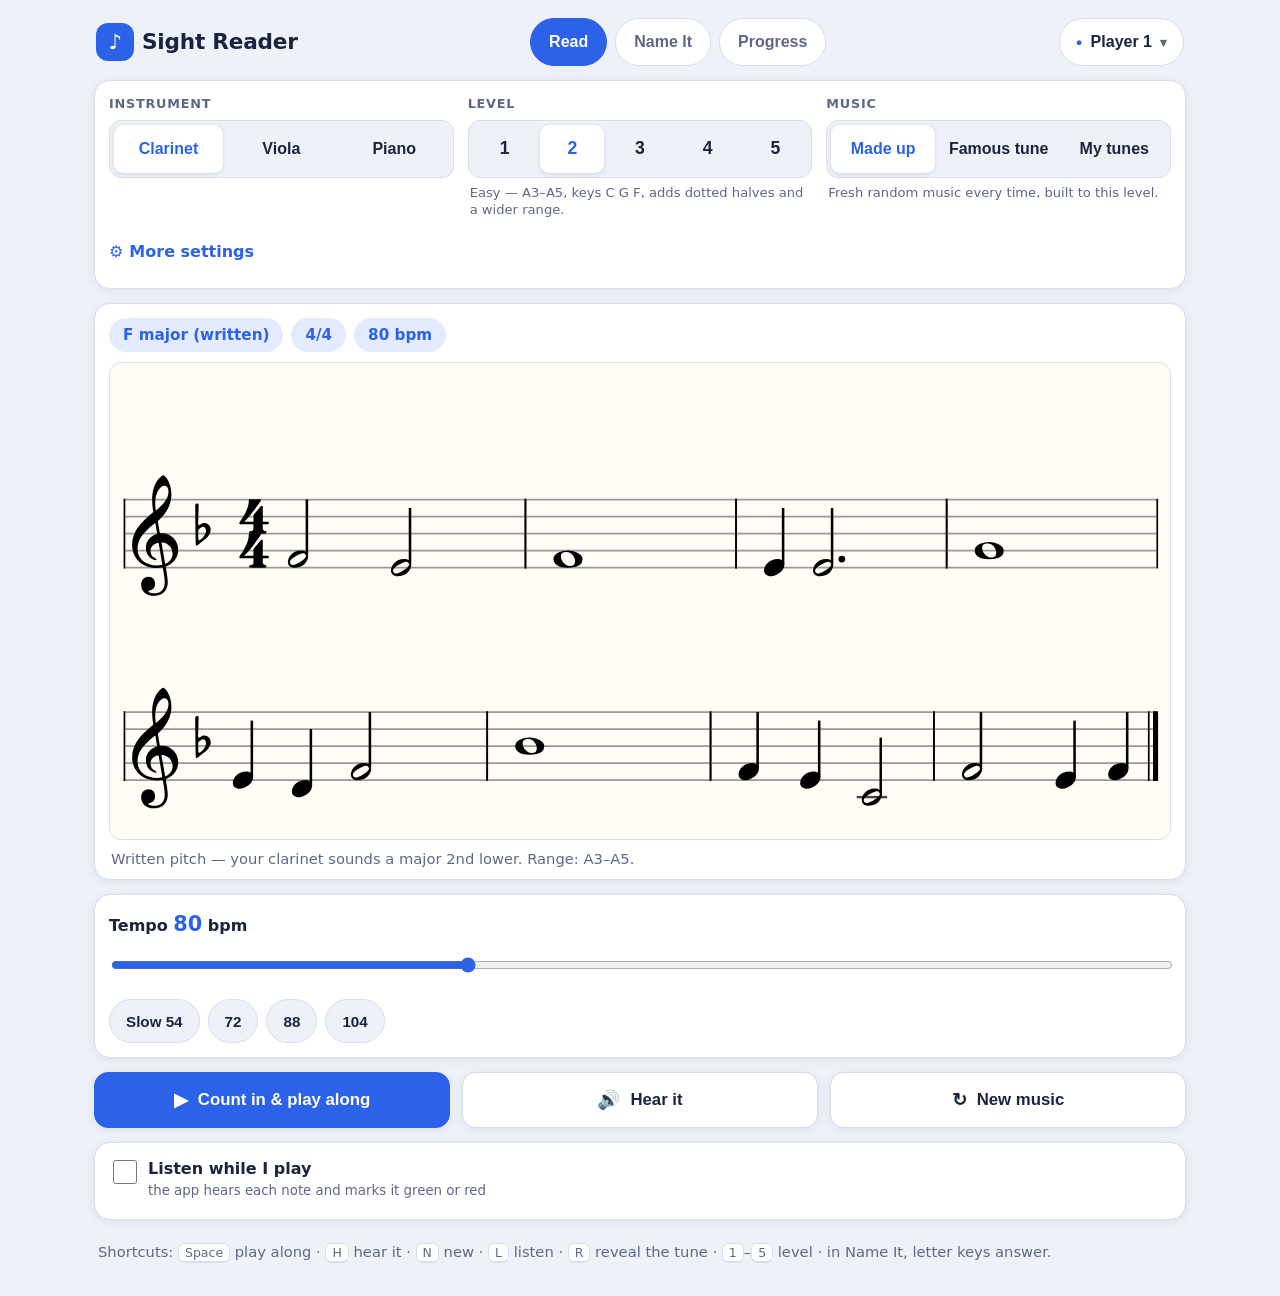
<file: index.html>
<!doctype html>
<html lang="en">
<head>
<meta charset="utf-8">
<meta name="viewport" content="width=device-width, initial-scale=1">
<meta name="theme-color" content="#1b2a4a">
<title>Sight Reader — clarinet, viola &amp; piano practice</title>
<link rel="icon" href="data:image/svg+xml,<svg xmlns='http://www.w3.org/2000/svg' viewBox='0 0 32 32'><text y='26' font-size='26'>&#119070;</text></svg>">
<link rel="stylesheet" href="css/styles.css">
</head>
<body>
<div class="app">

  <header class="topbar">
    <div class="brand"><span class="logo">&#9834;</span> Sight Reader</div>
    <nav class="tabs" id="tabs" role="tablist">
      <button class="tab is-on" data-view="practice" role="tab">Read</button>
      <button class="tab" data-view="drill" role="tab">Name It</button>
      <button class="tab" data-view="progress" role="tab">Progress</button>
    </nav>
    <button class="player-btn" id="btnPlayer" aria-haspopup="dialog">
      <span aria-hidden="true">&#9679;</span>
      <span id="playerName">Player 1</span>
      <span class="caret" aria-hidden="true">&#9662;</span>
    </button>
  </header>

  <section class="setup card">
    <div class="fields">
      <div class="field">
        <label>Instrument</label>
        <div class="segmented" id="segInstrument">
          <button data-val="clarinet" class="is-on">Clarinet</button>
          <button data-val="viola">Viola</button>
          <button data-val="piano">Piano</button>
        </div>
      </div>
      <div class="field" id="fieldStaff" hidden>
        <label>Staff</label>
        <div class="segmented" id="segClef">
          <button data-val="treble" class="is-on">Treble</button>
          <button data-val="bass">Bass</button>
          <button data-val="grand">Grand</button>
        </div>
      </div>
      <div class="field">
        <label>Level</label>
        <div class="segmented levels" id="segLevel">
          <button data-val="1">1</button>
          <button data-val="2" class="is-on">2</button>
          <button data-val="3">3</button>
          <button data-val="4">4</button>
          <button data-val="5">5</button>
        </div>
        <p class="hint level-note" id="levelNote"></p>
      </div>
      <div class="field">
        <label>Music</label>
        <div class="segmented" id="segSource">
          <button data-val="random" class="is-on">Made up</button>
          <button data-val="tune">Famous tune</button>
          <button data-val="custom">My tunes</button>
        </div>
        <p class="hint level-note" id="sourceNote"></p>
      </div>
    </div>

    <details id="more">
      <summary>More settings</summary>
      <div class="fields">
        <div class="field">
          <label for="selKey">Key</label>
          <select id="selKey">
            <option value="auto">Mixed (level keys)</option>
          </select>
        </div>
        <div class="field">
          <label for="selTime">Time</label>
          <select id="selTime">
            <option value="4/4">4/4</option>
            <option value="3/4">3/4</option>
            <option value="2/4">2/4</option>
          </select>
        </div>
        <div class="field">
          <label>Bars</label>
          <div class="segmented" id="segBars">
            <button data-val="2">2</button>
            <button data-val="4">4</button>
            <button data-val="8" class="is-on">8</button>
          </div>
        </div>
        <div class="field">
          <label for="selClick">Click</label>
          <select id="selClick">
            <option value="all">All the way through</option>
            <option value="countin">Count-in only</option>
            <option value="off">No click</option>
          </select>
        </div>
        <div class="field">
          <label for="rngVol">Volume</label>
          <input type="range" id="rngVol" min="0" max="100" value="70">
        </div>
        <div class="field checks">
          <label class="check"><input type="checkbox" id="chkRests"> Rests</label>
          <label class="check"><input type="checkbox" id="chkAcc"> Accidentals</label>
        </div>
      </div>
    </details>
  </section>

  <main>
    <!-- ============ READ ============ -->
    <section class="view" id="view-practice">
      <div class="card score">
        <div class="score-head">
          <span class="pill" id="pillKey">C major</span>
          <span class="pill" id="pillTime">4/4</span>
          <span class="pill" id="pillTempo">80 bpm</span>
          <span class="pill ghost" id="pillCount"></span>
          <span class="pill tune" id="pillTune" hidden></span>
          <button class="chip reveal" id="btnReveal" hidden>What is this tune?</button>
          <button class="chip write" id="btnWriteTune" hidden>&#9998; Write a tune</button>
        </div>
        <div class="notation-wrap">
          <div id="notation" class="notation"></div>
          <div id="hitMarks" class="hitmarks" aria-hidden="true"></div>
          <div id="cursor" class="cursor" hidden></div>
        </div>
        <p class="hint" id="instrumentNote"></p>
        <p class="hint tune-note" id="tuneNote" hidden></p>
      </div>

      <div class="card tempo-card">
        <label for="rngTempo">Tempo <strong id="tempoOut">80</strong> bpm</label>
        <input type="range" id="rngTempo" min="40" max="160" step="2" value="80">
        <div class="tempo-presets">
          <button class="chip" data-tempo="54">Slow 54</button>
          <button class="chip" data-tempo="72">72</button>
          <button class="chip" data-tempo="88">88</button>
          <button class="chip" data-tempo="104">104</button>
        </div>
      </div>

      <div class="actions">
        <button class="btn primary" id="btnPlayAlong"><span class="ic">&#9654;</span> Count in &amp; play along</button>
        <button class="btn" id="btnHear"><span class="ic">&#128266;</span> Hear it</button>
        <button class="btn" id="btnNew"><span class="ic">&#8635;</span> New music</button>
      </div>

      <div class="card listen" id="listenCard">
        <label class="check listen-head">
          <input type="checkbox" id="chkListen">
          <span>Listen while I play
            <small>the app hears each note and marks it green or red</small></span>
        </label>
        <div class="listen-body" id="listenBody" hidden>
          <div class="actions tight">
            <button class="btn" id="btnMicCheck"><span class="ic">&#127908;</span> Check my microphone</button>
          </div>
          <div class="mic-readout" id="micReadout" hidden>
            <div class="mic-heard">
              <strong id="micNote">&#8212;</strong>
              <small id="micCents"></small>
            </div>
            <div class="mic-bars">
              <div class="mic-cents"><i class="mid"></i><i class="needle" id="micNeedle"></i></div>
              <div class="mic-level"><i id="micLevel"></i></div>
            </div>
          </div>
          <p class="hint" id="listenStatus"></p>
        </div>
      </div>

      <div class="card listen-result" id="listenResult" hidden></div>

      <div class="card selfcheck" id="selfCheck" hidden>
        <p>How did that one go?</p>
        <div class="actions tight">
          <button class="btn good" id="btnGood">&#10003; Nailed it</button>
          <button class="btn warn" id="btnAgain">&#8635; Needs work</button>
        </div>
      </div>
    </section>

    <!-- ============ NAME IT ============ -->
    <section class="view" id="view-drill" hidden>
      <div class="drill-stats">
        <div class="stat"><strong id="drillScore">0/0</strong><small>score</small></div>
        <div class="stat"><strong id="drillStreak">0</strong><small>streak</small></div>
        <div class="stat"><strong id="drillTimer">0.0s</strong><small>this note</small></div>
        <div class="stat"><strong id="drillLeft">20</strong><small>to go</small></div>
      </div>

      <div class="card drill-card">
        <div id="drillNotation" class="notation single"></div>
        <div class="feedback" id="drillFeedback">Press <em>Start round</em> to begin.</div>
      </div>

      <div class="field centered">
        <div class="segmented" id="segAnswerMode">
          <button data-val="name" class="is-on">Name it</button>
          <button data-val="keys">Find it on the keys</button>
        </div>
      </div>

      <div id="namePad" class="pad">
        <div class="acc-row segmented" id="segAcc">
          <button data-val="b">&#9837; flat</button>
          <button data-val="" class="is-on">&#9838; natural</button>
          <button data-val="#">&#9839; sharp</button>
        </div>
        <div class="note-row" id="noteRow"></div>
      </div>

      <div id="keyPad" class="piano-wrap" hidden><div class="piano" id="piano"></div></div>

      <div class="actions">
        <button class="btn primary" id="btnDrillStart">Start round</button>
        <button class="btn" id="btnDrillSkip" disabled>Skip note</button>
      </div>

      <div class="card summary" id="roundSummary" hidden></div>
    </section>

    <!-- ============ PROGRESS ============ -->
    <section class="view" id="view-progress" hidden>
      <p class="hint who" id="progressWho"></p>
      <div class="tiles" id="progressTiles"></div>
      <div class="card">
        <h2>Last 7 days</h2>
        <div class="week" id="weekChart"></div>
      </div>
      <div class="card">
        <h2>Notes to work on</h2>
        <div class="bars" id="weakBars"></div>
      </div>
      <div class="card">
        <h2>By key signature</h2>
        <div class="bars" id="keyBars"></div>
      </div>
      <div class="card danger-zone">
        <button class="btn warn" id="btnReset">Clear this player's progress</button>
        <span class="confirm-inline" id="resetConfirm" hidden>
          <strong id="resetAsk">Really clear it?</strong>
          <button class="btn warn" id="btnResetYes">Yes, clear</button>
          <button class="btn" id="btnResetNo">Cancel</button>
        </span>
        <span class="hint" id="storeNote"></span>
      </div>
    </section>
  </main>

  <footer class="foot">
    <span class="hint">Shortcuts: <kbd>Space</kbd> play along · <kbd>H</kbd> hear it · <kbd>N</kbd> new · <kbd>L</kbd> listen · <kbd>R</kbd> reveal the tune · <kbd>1</kbd>–<kbd>5</kbd> level · in Name It, letter keys answer.</span>
  </footer>
</div>

<div class="sheet-backdrop" id="tuneBackdrop" hidden></div>
<section class="sheet wide" id="tuneSheet" hidden role="dialog" aria-label="Write your own tune">
  <h2>Write your own tune</h2>
  <p class="hint">Tap the notes you want. Your tunes stay on this device — they are never
    uploaded or shared.</p>

  <div class="fields">
    <div class="field">
      <label for="ctTitle">Call it</label>
      <input type="text" id="ctTitle" maxlength="40" placeholder="My tune" autocomplete="off">
    </div>
    <div class="field">
      <label for="ctKey">Key</label>
      <select id="ctKey"></select>
    </div>
    <div class="field">
      <label for="ctTime">Time</label>
      <select id="ctTime">
        <option value="4/4">4/4</option>
        <option value="3/4">3/4</option>
        <option value="2/4">2/4</option>
      </select>
    </div>
  </div>

  <div class="notation" id="ctPreview"></div>
  <p class="hint" id="ctStatus"></p>

  <div class="ct-pad">
    <div class="note-row" id="ctNotes"></div>
    <div class="ct-row">
      <div class="segmented" id="ctAcc">
        <button data-val="b">&#9837;</button>
        <button data-val="" class="is-on">&#9838;</button>
        <button data-val="#">&#9839;</button>
      </div>
      <div class="segmented" id="ctDur">
        <button data-val="w">whole</button>
        <button data-val="h">half</button>
        <button data-val="q" class="is-on">quarter</button>
        <button data-val="e">eighth</button>
        <button data-val="s">16th</button>
      </div>
    </div>
    <div class="ct-row">
      <button class="chip" id="ctDot">dotted: off</button>
      <button class="chip" id="ctRest">add a rest</button>
      <button class="chip" id="ctOctDown">last note lower</button>
      <button class="chip" id="ctOctUp">last note higher</button>
      <button class="chip" id="ctUndo">undo</button>
      <button class="chip" id="ctClear">clear</button>
    </div>
  </div>

  <div class="actions">
    <button class="btn primary" id="ctSave">Save tune</button>
    <button class="btn" id="ctCancel">Close</button>
  </div>

  <h2 class="ct-list-head">Tunes you have written</h2>
  <div class="player-list" id="ctList"></div>
</section>

<div class="sheet-backdrop" id="playerBackdrop" hidden></div>
<section class="sheet" id="playerSheet" hidden role="dialog" aria-label="Choose who is practising">
  <h2>Who's practising?</h2>
  <p class="hint">Each player keeps their own streak, practice time and accuracy.</p>
  <div class="player-list" id="playerList"></div>
  <div class="player-add">
    <input type="text" id="newPlayerName" maxlength="20" placeholder="Add another player" autocomplete="off">
    <button class="btn" id="btnAddPlayer">Add</button>
  </div>
  <button class="btn primary" id="btnClosePlayers">Done</button>
</section>

<div id="boot" class="boot" hidden></div>

<script src="vendor/vexflow.js"></script>
<script src="js/theory.js"></script>
<script src="js/generator.js"></script>
<script src="js/tunes.js"></script>
<script src="js/notation.js"></script>
<script src="js/audio.js"></script>
<script src="js/pitch.js"></script>
<script src="js/storage.js"></script>
<script src="js/app.js"></script>
</body>
</html>
</file>
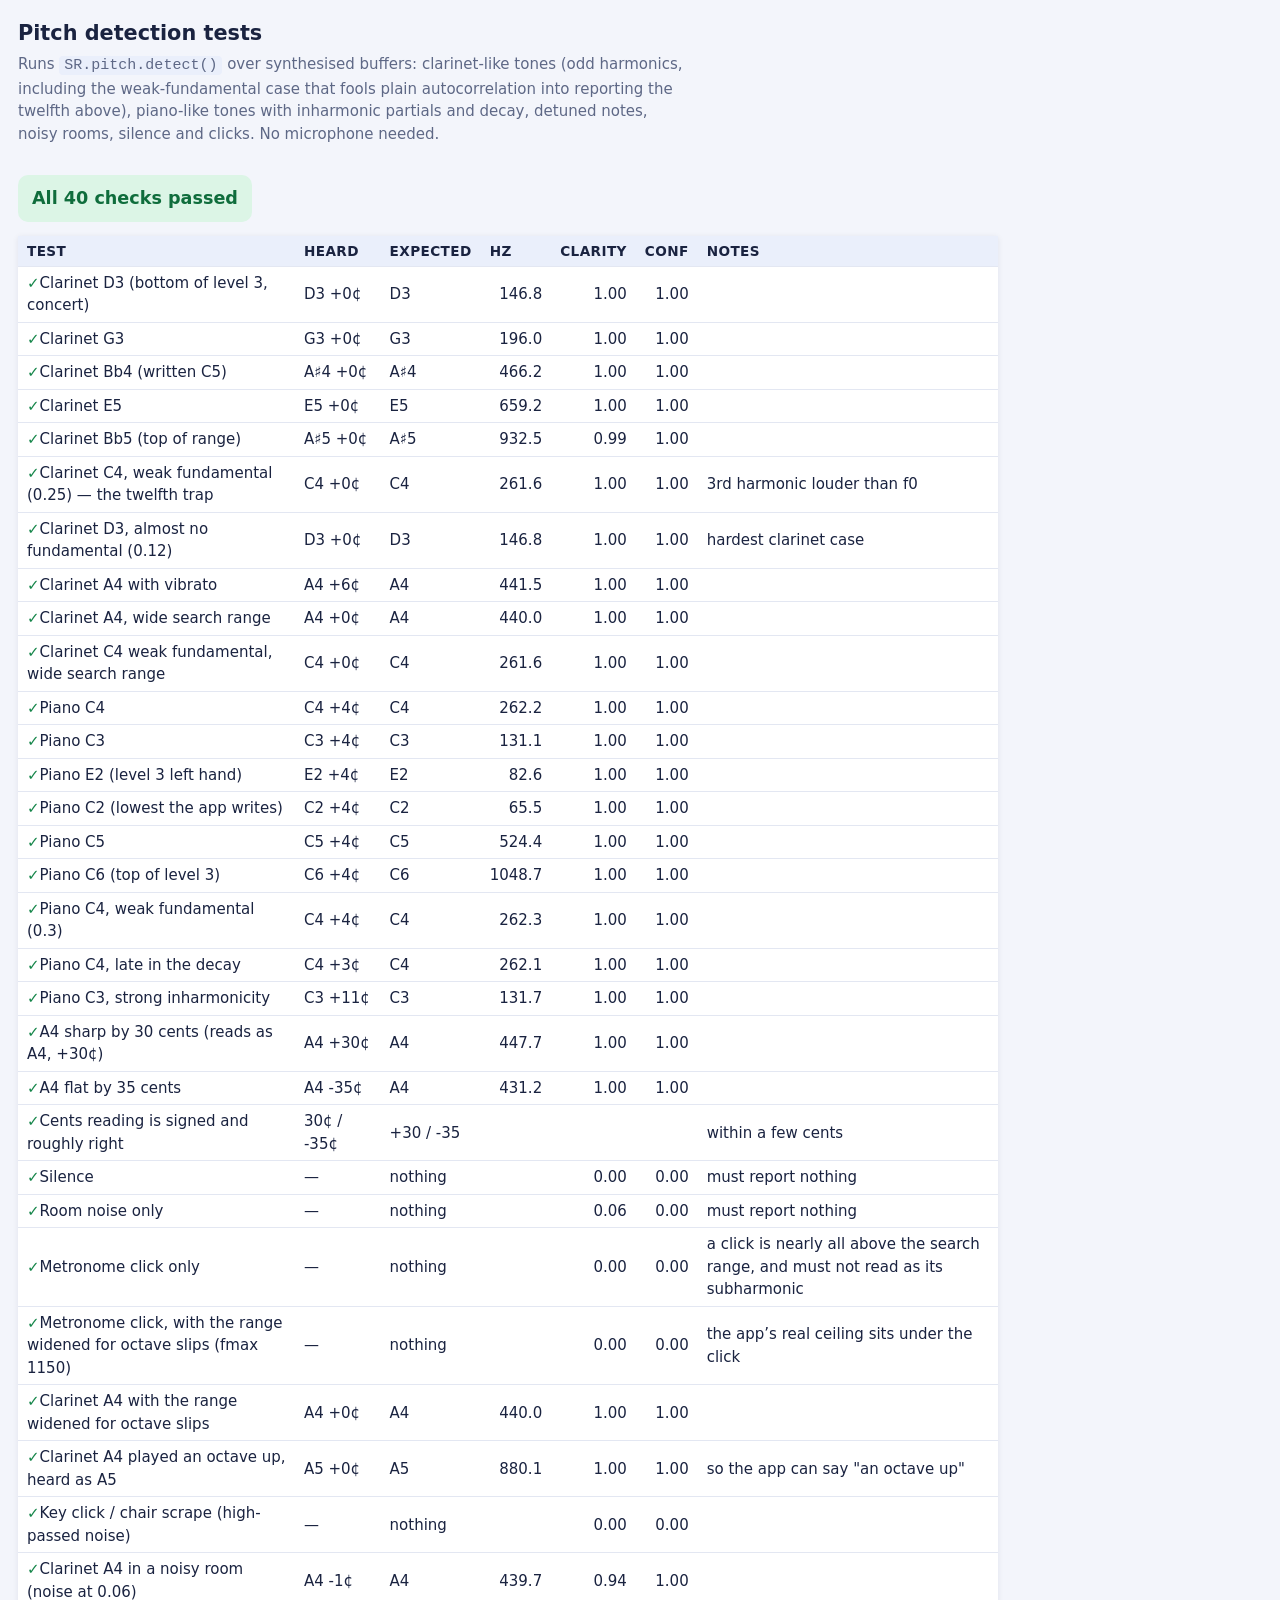
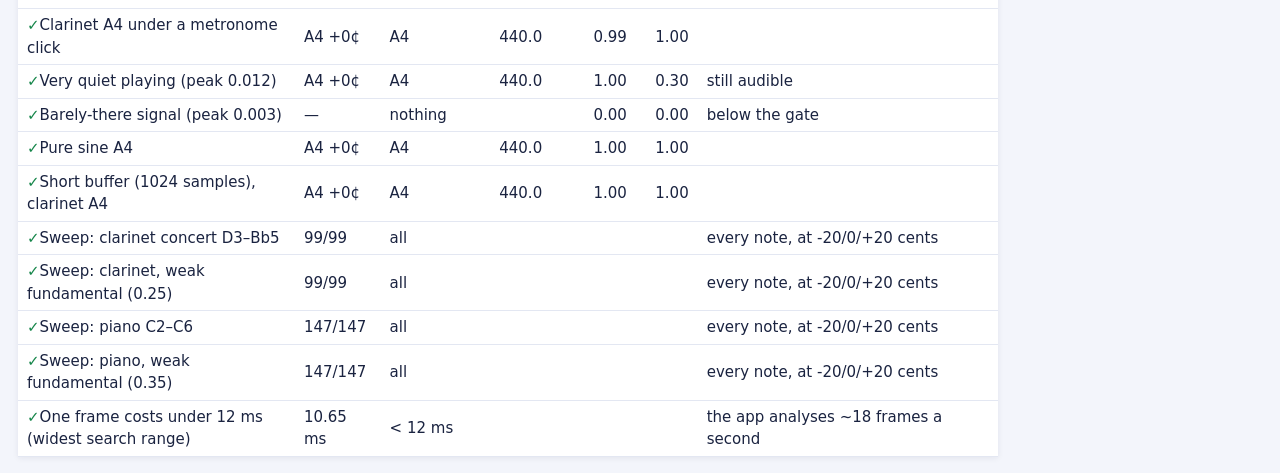
<file: tests/pitch-tests.html>
<!doctype html>
<html lang="en">
<head>
<meta charset="utf-8">
<meta name="viewport" content="width=device-width, initial-scale=1">
<title>Pitch detection tests — Sight Reader</title>
<style>
  body { font: 15px/1.5 system-ui, "Segoe UI", sans-serif; margin: 0; padding: 18px; background: #f3f5fb; color: #1a2340; }
  h1 { font-size: 1.3rem; margin: 0 0 4px; }
  p.lede { color: #5e6886; margin: 0 0 16px; max-width: 70ch; }
  h2 { font-size: 1.05rem; margin: 22px 0 6px; }
  table { border-collapse: collapse; background: #fff; width: 100%; max-width: 980px; box-shadow: 0 1px 6px rgba(20,30,60,.08); }
  th, td { text-align: left; padding: 5px 9px; border-bottom: 1px solid #e3e7f2; font-variant-numeric: tabular-nums; }
  th { background: #eaeffb; font-size: .85rem; text-transform: uppercase; letter-spacing: .03em; }
  td.v { text-align: right; }
  tr.pass td:first-child::before { content: "\2713 "; color: #16864a; font-weight: 700; }
  tr.fail { background: #fdeaec; }
  tr.fail td:first-child::before { content: "\2717 "; color: #c22f3d; font-weight: 700; }
  .verdict { font-size: 1.1rem; font-weight: 700; padding: 10px 14px; border-radius: 10px; margin: 14px 0; display: inline-block; }
  .verdict.ok { background: #dcf5e6; color: #0f6d3c; }
  .verdict.bad { background: #fde7e9; color: #a3202c; }
  code { background: #eaeffb; padding: 1px 5px; border-radius: 4px; }
</style>
</head>
<body>
<h1>Pitch detection tests</h1>
<p class="lede">Runs <code>SR.pitch.detect()</code> over synthesised buffers: clarinet-like tones
(odd harmonics, including the weak-fundamental case that fools plain autocorrelation into
reporting the twelfth above), piano-like tones with inharmonic partials and decay, detuned
notes, noisy rooms, silence and clicks. No microphone needed.</p>

<div id="verdict"></div>
<div id="out"></div>

<script src="../js/pitch.js"></script>
<script>
(function () {
  'use strict';

  var RATE = 44100;
  var LEN = 4096;
  var P = SR.pitch;

  function midiToFreq(m) { return 440 * Math.pow(2, (m - 69) / 12); }

  function make(len) { return new Float32Array(len || LEN); }

  function normalise(buf, peak) {
    var max = 0, i;
    for (i = 0; i < buf.length; i++) max = Math.max(max, Math.abs(buf[i]));
    if (!max) return buf;
    var g = (peak === undefined ? 0.3 : peak) / max;
    for (i = 0; i < buf.length; i++) buf[i] *= g;
    return buf;
  }

  /* ---------- synthetic instruments ---------- */

  // Odd harmonics, like a clarinet. `fundamental` scales the 1st partial so the
  // hard case (a nearly missing fundamental with a loud 3rd) can be built.
  function clarinet(freq, opts) {
    opts = opts || {};
    var buf = make(opts.len);
    var amps = [opts.fundamental === undefined ? 1 : opts.fundamental, 0.08, 0.85, 0.05, 0.42, 0.03, 0.2, 0.02, 0.1];
    var vib = opts.vibrato || 0;
    var phase = opts.phase || 0.37;
    for (var i = 0; i < buf.length; i++) {
      var t = i / RATE;
      var f = freq * (1 + vib * Math.sin(2 * Math.PI * 5.2 * t));
      var s = 0;
      for (var h = 0; h < amps.length; h++) {
        if (!amps[h]) continue;
        s += amps[h] * Math.sin(2 * Math.PI * f * (h + 1) * t + phase * h);
      }
      // A little breath noise, as a real reed has.
      s += (opts.breath === undefined ? 0.02 : opts.breath) * (Math.random() * 2 - 1);
      buf[i] = s;
    }
    return normalise(buf, opts.peak);
  }

  // Inharmonic partials and a decaying envelope, like a struck string.
  function piano(freq, opts) {
    opts = opts || {};
    var buf = make(opts.len);
    var B = opts.inharmonicity === undefined ? 0.0004 : opts.inharmonicity;
    var amps = [opts.fundamental === undefined ? 1 : opts.fundamental, 0.6, 0.35, 0.22, 0.14, 0.09, 0.06];
    var decay = opts.decay === undefined ? 1.6 : opts.decay;
    for (var i = 0; i < buf.length; i++) {
      var t = i / RATE;
      var env = Math.exp(-decay * t);
      var s = 0;
      for (var h = 0; h < amps.length; h++) {
        if (!amps[h]) continue;
        var n = h + 1;
        var fn = freq * n * Math.sqrt(1 + B * n * n);
        s += amps[h] * Math.exp(-decay * 0.35 * h * t) * Math.sin(2 * Math.PI * fn * t + h * 0.9);
      }
      buf[i] = s * env;
    }
    return normalise(buf, opts.peak);
  }

  function sine(freq, opts) {
    opts = opts || {};
    var buf = make(opts.len);
    for (var i = 0; i < buf.length; i++) buf[i] = Math.sin(2 * Math.PI * freq * i / RATE);
    return normalise(buf, opts.peak);
  }

  function noise(level) {
    var buf = make();
    for (var i = 0; i < buf.length; i++) buf[i] = (Math.random() * 2 - 1) * (level === undefined ? 0.25 : level);
    return buf;
  }

  function silence() { return make(); }

  // A metronome click: a short high burst, the thing most likely to be heard
  // during a play-along.
  function click() {
    var buf = make();
    for (var i = 0; i < buf.length; i++) {
      var t = i / RATE;
      buf[i] = i < RATE * 0.05 ? Math.sin(2 * Math.PI * 1760 * t) * Math.exp(-70 * t) * 0.6 : 0;
    }
    return buf;
  }

  function mix(a, b) {
    var buf = make();
    for (var i = 0; i < buf.length; i++) buf[i] = (a[i] || 0) + (b[i] || 0);
    return buf;
  }

  /* ---------- test table ---------- */

  var WIDE = { fmin: 62, fmax: 1400 };                 // nothing known about the player
  var CLAR = { fmin: 130, fmax: 1000 };                // clarinet concert range, as the app passes it
  var PIANO = { fmin: 62, fmax: 1400 };

  var rows = [];
  var fails = 0;

  function run(name, buf, expectMidi, opts, note, expectCents) {
    var res = P.detect(buf, RATE, opts || WIDE);
    var ok;
    if (expectMidi === null) ok = !res.voiced;
    else ok = res.voiced && res.midi === expectMidi &&
      Math.abs(res.cents - (expectCents || 0)) <= 25;
    if (!ok) fails++;
    rows.push({
      name: name,
      ok: ok,
      heard: res.voiced ? res.name + (res.cents >= 0 ? ' +' : ' ') + res.cents + '¢' : '—',
      want: expectMidi === null ? 'nothing' : P.noteLabel(expectMidi),
      freq: res.voiced ? res.frequency.toFixed(1) : '',
      clarity: res.clarity.toFixed(2),
      conf: res.confidence.toFixed(2),
      note: note || ''
    });
    return res;
  }

  var C = { // concert pitches used below
    D3: 50, G3: 55, C4: 60, A4: 69, Bb4: 70, E5: 76, Bb5: 82,
    C2: 36, E2: 40, C3: 48, C5: 72, C6: 84
  };

  /* clarinet-like */
  run('Clarinet D3 (bottom of level 3, concert)', clarinet(midiToFreq(C.D3)), C.D3, CLAR);
  run('Clarinet G3', clarinet(midiToFreq(C.G3)), C.G3, CLAR);
  run('Clarinet Bb4 (written C5)', clarinet(midiToFreq(C.Bb4)), C.Bb4, CLAR);
  run('Clarinet E5', clarinet(midiToFreq(C.E5)), C.E5, CLAR);
  run('Clarinet Bb5 (top of range)', clarinet(midiToFreq(C.Bb5)), C.Bb5, CLAR);
  run('Clarinet C4, weak fundamental (0.25) — the twelfth trap',
    clarinet(midiToFreq(C.C4), { fundamental: 0.25 }), C.C4, CLAR, '3rd harmonic louder than f0');
  run('Clarinet D3, almost no fundamental (0.12)',
    clarinet(midiToFreq(C.D3), { fundamental: 0.12 }), C.D3, CLAR, 'hardest clarinet case');
  run('Clarinet A4 with vibrato', clarinet(midiToFreq(C.A4), { vibrato: 0.004 }), C.A4, CLAR);
  run('Clarinet A4, wide search range', clarinet(midiToFreq(C.A4)), C.A4, WIDE);
  run('Clarinet C4 weak fundamental, wide search range',
    clarinet(midiToFreq(C.C4), { fundamental: 0.25 }), C.C4, WIDE);

  /* piano-like */
  run('Piano C4', piano(midiToFreq(C.C4)), C.C4, PIANO);
  run('Piano C3', piano(midiToFreq(C.C3)), C.C3, PIANO);
  run('Piano E2 (level 3 left hand)', piano(midiToFreq(C.E2)), C.E2, PIANO);
  run('Piano C2 (lowest the app writes)', piano(midiToFreq(C.C2)), C.C2, PIANO);
  run('Piano C5', piano(midiToFreq(C.C5)), C.C5, PIANO);
  run('Piano C6 (top of level 3)', piano(midiToFreq(C.C6)), C.C6, PIANO);
  run('Piano C4, weak fundamental (0.3)', piano(midiToFreq(C.C4), { fundamental: 0.3 }), C.C4, PIANO);
  run('Piano C4, late in the decay', piano(midiToFreq(C.C4), { decay: 5 }), C.C4, PIANO);
  run('Piano C3, strong inharmonicity', piano(midiToFreq(C.C3), { inharmonicity: 0.0012 }), C.C3, PIANO);

  /* intonation */
  var sharp = run('A4 sharp by 30 cents (reads as A4, +30¢)',
    clarinet(440 * Math.pow(2, 30 / 1200)), C.A4, CLAR, '', 30);
  var flat = run('A4 flat by 35 cents', clarinet(440 * Math.pow(2, -35 / 1200)), C.A4, CLAR, '', -35);
  rows.push({
    name: 'Cents reading is signed and roughly right',
    ok: sharp.cents > 18 && sharp.cents < 42 && flat.cents < -22 && flat.cents > -48,
    heard: sharp.cents + '¢ / ' + flat.cents + '¢', want: '+30 / -35', freq: '', clarity: '', conf: '',
    note: 'within a few cents'
  });
  if (!rows[rows.length - 1].ok) fails++;

  /* awkward rooms and silence */
  run('Silence', silence(), null, WIDE, 'must report nothing');
  run('Room noise only', noise(0.3), null, WIDE, 'must report nothing');
  run('Metronome click only', click(), null, CLAR,
    'a click is nearly all above the search range, and must not read as its subharmonic');
  run('Metronome click, with the range widened for octave slips (fmax 1150)',
    click(), null, { fmin: 130, fmax: 1150 }, 'the app’s real ceiling sits under the click');
  run('Clarinet A4 with the range widened for octave slips',
    clarinet(midiToFreq(C.A4)), C.A4, { fmin: 130, fmax: 1150 });
  run('Clarinet A4 played an octave up, heard as A5',
    clarinet(midiToFreq(C.A4 + 12)), C.A4 + 12, { fmin: 130, fmax: 1150 },
    'so the app can say "an octave up"');
  run('Key click / chair scrape (high-passed noise)', (function () {
    var n = noise(0.4), buf = make();
    for (var i = 1; i < buf.length; i++) buf[i] = n[i] - n[i - 1];  // crude high pass
    return buf;
  })(), null, CLAR);
  run('Clarinet A4 in a noisy room (noise at 0.06)',
    mix(clarinet(midiToFreq(C.A4), { peak: 0.3 }), noise(0.06)), C.A4, CLAR);
  run('Clarinet A4 under a metronome click', mix(clarinet(midiToFreq(C.A4), { peak: 0.3 }), click()), C.A4, CLAR);
  run('Very quiet playing (peak 0.012)', clarinet(midiToFreq(C.A4), { peak: 0.012 }), C.A4, CLAR, 'still audible');
  run('Barely-there signal (peak 0.003)', clarinet(midiToFreq(C.A4), { peak: 0.003 }), null, CLAR, 'below the gate');
  run('Pure sine A4', sine(440), C.A4, CLAR);
  run('Short buffer (1024 samples), clarinet A4',
    clarinet(midiToFreq(C.A4), { len: 1024 }), C.A4, CLAR);

  /* ---------- sweeps ---------- */

  function sweep(label, lo, hi, build, opts) {
    var total = 0, good = 0, octave = 0, worst = [];
    for (var m = lo; m <= hi; m++) {
      for (var cents = -20; cents <= 20; cents += 20) {
        var f = midiToFreq(m) * Math.pow(2, cents / 1200);
        var res = P.detect(build(f), RATE, opts);
        total++;
        if (res.voiced && res.midi === m) good++;
        else {
          if (res.voiced && Math.abs(res.midi - m) % 12 === 0) octave++;
          if (worst.length < 6) worst.push(P.noteLabel(m) + '→' + (res.voiced ? res.name : 'nothing'));
        }
      }
    }
    var ok = good === total;
    if (!ok) fails++;
    rows.push({
      name: label, ok: ok, heard: good + '/' + total, want: 'all',
      freq: '', clarity: '', conf: '',
      note: ok ? 'every note, at -20/0/+20 cents' :
        (octave ? octave + ' octave errors. ' : '') + worst.join(', ')
    });
  }

  sweep('Sweep: clarinet concert D3–Bb5', C.D3, C.Bb5, function (f) { return clarinet(f); }, CLAR);
  sweep('Sweep: clarinet, weak fundamental (0.25)', C.D3, C.Bb5,
    function (f) { return clarinet(f, { fundamental: 0.25 }); }, CLAR);
  sweep('Sweep: piano C2–C6', C.C2, C.C6, function (f) { return piano(f); }, PIANO);
  sweep('Sweep: piano, weak fundamental (0.35)', C.C2, C.C6,
    function (f) { return piano(f, { fundamental: 0.35 }); }, PIANO);

  /* ---------- timing ---------- */

  var t0 = performance.now();
  var frames = 60;
  var buf = clarinet(midiToFreq(C.A4));
  for (var i = 0; i < frames; i++) P.detect(buf, RATE, PIANO);
  var per = (performance.now() - t0) / frames;
  rows.push({
    name: 'One frame costs under 12 ms (widest search range)',
    ok: per < 12, heard: per.toFixed(2) + ' ms', want: '< 12 ms', freq: '', clarity: '', conf: '',
    note: 'the app analyses ~18 frames a second'
  });
  if (per >= 12) fails++;

  /* ---------- render ---------- */

  var html = '<table><tr><th>Test</th><th>Heard</th><th>Expected</th><th class="v">Hz</th>' +
    '<th class="v">clarity</th><th class="v">conf</th><th>Notes</th></tr>';
  rows.forEach(function (r) {
    html += '<tr class="' + (r.ok ? 'pass' : 'fail') + '"><td>' + r.name + '</td><td>' + r.heard +
      '</td><td>' + r.want + '</td><td class="v">' + r.freq + '</td><td class="v">' + r.clarity +
      '</td><td class="v">' + r.conf + '</td><td>' + r.note + '</td></tr>';
  });
  html += '</table>';
  document.getElementById('out').innerHTML = html;
  document.getElementById('verdict').innerHTML = '<div class="verdict ' + (fails ? 'bad' : 'ok') + '">' +
    (fails ? fails + ' of ' + rows.length + ' checks failed' : 'All ' + rows.length + ' checks passed') + '</div>';

  // So the whole run can be read back from the console or a test driver.
  window.PITCH_TEST = { fails: fails, total: rows.length, rows: rows, msPerFrame: per };
  console.log('pitch tests: ' + (rows.length - fails) + '/' + rows.length + ' passed, ' +
    per.toFixed(2) + ' ms per frame');
})();
</script>
</body>
</html>
</file>
<file: css/styles.css>
/* Sight Reader — tablet-first styles. Big targets, no hover-only affordances. */

:root {
  --bg: #eef1f8;
  --card: #ffffff;
  --ink: #1a2340;
  --muted: #5e6886;
  --line: #d9deeb;
  --accent: #2b62e8;
  --accent-soft: #e4ebff;
  --good: #16864a;
  --good-soft: #dcf5e6;
  --warn: #b85c10;
  --warn-soft: #fdeeda;
  --bad: #c22f3d;
  --bad-soft: #fde7e9;
  --paper: #fffdf6;
  --radius: 16px;
  --shadow: 0 2px 10px rgba(22, 32, 64, .08);
  --tap: 56px;
}

@media (prefers-color-scheme: dark) {
  :root {
    --bg: #111727;
    --card: #1b2234;
    --ink: #e9edf8;
    --muted: #a3adc7;
    --line: #2d3650;
    --accent: #6d94ff;
    --accent-soft: #223156;
    --good: #5fd598;
    --good-soft: #1d3a2c;
    --warn: #f0b265;
    --warn-soft: #3a2d19;
    --bad: #ff8f9b;
    --bad-soft: #3b1f25;
    --shadow: 0 2px 12px rgba(0, 0, 0, .35);
  }
}

* { box-sizing: border-box; }

html, body {
  margin: 0;
  padding: 0;
  background: var(--bg);
  color: var(--ink);
  font: 16px/1.45 system-ui, -apple-system, "Segoe UI", Roboto, sans-serif;
  -webkit-text-size-adjust: 100%;
}

.app {
  max-width: 1120px;
  margin: 0 auto;
  padding: 12px 14px 32px;
}

/* ---------- top bar ---------- */

.topbar {
  display: flex;
  align-items: center;
  justify-content: space-between;
  gap: 12px;
  flex-wrap: wrap;
  padding: 6px 2px 14px;
}

.brand {
  font-size: 1.35rem;
  font-weight: 700;
  letter-spacing: -.01em;
  display: flex;
  align-items: center;
  gap: 8px;
}

.logo {
  display: inline-grid;
  place-items: center;
  width: 38px;
  height: 38px;
  border-radius: 12px;
  background: var(--accent);
  color: #fff;
  font-size: 1.3rem;
}

.tabs { display: flex; gap: 8px; }

.tab {
  min-height: 48px;
  padding: 0 18px;
  border: 1px solid var(--line);
  border-radius: 999px;
  background: var(--card);
  color: var(--muted);
  font-size: 1rem;
  font-weight: 600;
  cursor: pointer;
}

.tab.is-on { background: var(--accent); border-color: var(--accent); color: #fff; }

/* ---------- cards & fields ---------- */

.card {
  background: var(--card);
  border: 1px solid var(--line);
  border-radius: var(--radius);
  box-shadow: var(--shadow);
  padding: 14px;
  margin-bottom: 14px;
}

.card h2 { margin: 2px 0 12px; font-size: 1.05rem; }

.fields {
  display: flex;
  flex-wrap: wrap;
  gap: 14px;
}

.field { flex: 1 1 220px; min-width: 0; }
.field.centered { flex-basis: 100%; display: flex; justify-content: center; }
.field > label {
  display: block;
  font-size: .8rem;
  text-transform: uppercase;
  letter-spacing: .06em;
  color: var(--muted);
  font-weight: 700;
  margin-bottom: 6px;
}

.segmented {
  display: flex;
  gap: 4px;
  padding: 4px;
  background: var(--bg);
  border: 1px solid var(--line);
  border-radius: 12px;
}

.segmented button {
  flex: 1 1 0;
  min-height: 48px;
  padding: 0 10px;
  border: 0;
  border-radius: 9px;
  background: transparent;
  color: var(--ink);
  font-size: 1rem;
  font-weight: 600;
  cursor: pointer;
  white-space: nowrap;
}

.segmented button.is-on {
  background: var(--card);
  color: var(--accent);
  box-shadow: 0 1px 4px rgba(20, 30, 60, .14);
}

select, input[type="range"] {
  width: 100%;
  min-height: 48px;
  font-size: 1rem;
  color: var(--ink);
}

select {
  padding: 0 10px;
  border: 1px solid var(--line);
  border-radius: 12px;
  background: var(--bg);
}

input[type="range"] { accent-color: var(--accent); min-height: 40px; }

.checks { display: flex; align-items: flex-end; gap: 16px; flex-wrap: wrap; }

.check {
  display: inline-flex;
  align-items: center;
  gap: 8px;
  min-height: 48px;
  font-weight: 600;
}

.check input { width: 24px; height: 24px; accent-color: var(--accent); }

details#more { margin-top: 12px; }

details#more > summary {
  cursor: pointer;
  min-height: 44px;
  display: flex;
  align-items: center;
  font-weight: 700;
  color: var(--accent);
  list-style: none;
}

details#more > summary::-webkit-details-marker { display: none; }
details#more > summary::before { content: "⚙ "; margin-right: 6px; }
details#more[open] > summary { margin-bottom: 10px; }

/* ---------- score ---------- */

.score { padding-bottom: 8px; }

.score-head {
  display: flex;
  gap: 8px;
  flex-wrap: wrap;
  margin-bottom: 10px;
}

.pill {
  background: var(--accent-soft);
  color: var(--accent);
  border-radius: 999px;
  padding: 6px 14px;
  font-weight: 700;
  font-size: .95rem;
}

.pill.ghost { background: transparent; color: var(--muted); }

.notation-wrap { position: relative; }

.notation {
  background: var(--paper);
  border: 1px solid var(--line);
  border-radius: 12px;
  padding: 4px 0;
  overflow: hidden;
  min-height: 140px;
}

.notation svg { display: block; max-width: 100%; }
.notation.single { min-height: 160px; display: grid; place-items: center; }

.cursor {
  position: absolute;
  top: 0;
  pointer-events: none;
  background: rgba(43, 98, 232, .16);
  border: 2px solid rgba(43, 98, 232, .45);
  border-radius: 8px;
  transition: left .07s linear, width .07s linear;
}

.hint { color: var(--muted); font-size: .92rem; margin: 8px 2px 2px; }

/* ---------- tempo ---------- */

.tempo-card label { display: block; font-weight: 600; margin-bottom: 4px; }
.tempo-card strong { font-size: 1.3rem; color: var(--accent); }

.tempo-presets { display: flex; gap: 8px; flex-wrap: wrap; margin-top: 8px; }

.chip {
  min-height: 44px;
  padding: 0 16px;
  border-radius: 999px;
  border: 1px solid var(--line);
  background: var(--bg);
  color: var(--ink);
  font-weight: 600;
  font-size: .95rem;
  cursor: pointer;
}

/* ---------- buttons ---------- */

.actions {
  display: flex;
  gap: 12px;
  flex-wrap: wrap;
  margin-bottom: 14px;
}

.actions.tight { margin-bottom: 0; }

.btn {
  flex: 1 1 200px;
  min-height: var(--tap);
  padding: 0 18px;
  border: 1px solid var(--line);
  border-radius: 14px;
  background: var(--card);
  color: var(--ink);
  font-size: 1.05rem;
  font-weight: 700;
  cursor: pointer;
  box-shadow: var(--shadow);
  display: inline-flex;
  align-items: center;
  justify-content: center;
  gap: 10px;
}

.btn .ic { font-size: 1.15rem; }
.btn:disabled { opacity: .45; cursor: default; }
.btn.primary { background: var(--accent); border-color: var(--accent); color: #fff; }
.btn.good { background: var(--good-soft); border-color: var(--good); color: var(--good); }
.btn.warn { background: var(--warn-soft); border-color: var(--warn); color: var(--warn); }
.btn.is-playing { background: var(--bad); border-color: var(--bad); color: #fff; }

.selfcheck p { margin: 2px 0 10px; font-weight: 700; }

/* ---------- drill ---------- */

.drill-stats {
  display: flex;
  gap: 10px;
  margin-bottom: 12px;
}

.stat {
  flex: 1 1 0;
  background: var(--card);
  border: 1px solid var(--line);
  border-radius: 14px;
  padding: 10px 6px;
  text-align: center;
  box-shadow: var(--shadow);
}

.stat strong { display: block; font-size: 1.4rem; line-height: 1.1; }
.stat small { color: var(--muted); font-size: .78rem; text-transform: uppercase; letter-spacing: .05em; }

.drill-card { text-align: center; }

.feedback {
  margin-top: 10px;
  min-height: 46px;
  display: grid;
  place-items: center;
  font-size: 1.1rem;
  font-weight: 700;
  border-radius: 12px;
  padding: 8px;
  color: var(--muted);
}

.feedback.ok { background: var(--good-soft); color: var(--good); }
.feedback.bad { background: var(--bad-soft); color: var(--bad); }

.pad { margin-bottom: 14px; }
.acc-row { max-width: 420px; margin: 0 auto 10px; }

.note-row {
  display: grid;
  grid-template-columns: repeat(7, 1fr);
  gap: 8px;
}

.note-btn {
  min-height: 72px;
  border: 1px solid var(--line);
  border-radius: 14px;
  background: var(--card);
  color: var(--ink);
  font-size: 1.5rem;
  font-weight: 700;
  cursor: pointer;
  box-shadow: var(--shadow);
}

.note-btn:disabled { opacity: .5; }

.piano-wrap { overflow-x: auto; padding-bottom: 8px; margin-bottom: 14px; }

.piano {
  position: relative;
  display: flex;
  height: 170px;
  min-width: 640px;
  user-select: none;
}

.wkey {
  position: relative;
  flex: 1 1 0;
  min-width: 34px;
  background: #fcfcfd;
  border: 1px solid #9aa3b8;
  border-radius: 0 0 8px 8px;
  margin-right: -1px;
  cursor: pointer;
  display: flex;
  align-items: flex-end;
  justify-content: center;
  padding-bottom: 6px;
  font-size: .7rem;
  color: #78809a;
}

.wkey.hit { background: var(--accent-soft); }
.wkey.ok { background: #bff0d2; }
.wkey.bad { background: #ffd4d9; }

.bkey {
  position: absolute;
  top: 0;
  right: -17%;
  width: 34%;
  height: 62%;
  background: #262c3d;
  border: 1px solid #10131d;
  border-radius: 0 0 6px 6px;
  z-index: 2;
  cursor: pointer;
}

.bkey.ok { background: #1f9d55; }
.bkey.bad { background: #c22f3d; }
.bkey.hit { background: var(--accent); }

.summary { text-align: center; }
.summary .big-score { font-size: 2.2rem; font-weight: 800; color: var(--accent); }

/* ---------- progress ---------- */

.tiles {
  display: grid;
  grid-template-columns: repeat(auto-fit, minmax(150px, 1fr));
  gap: 12px;
  margin-bottom: 14px;
}

.tile {
  background: var(--card);
  border: 1px solid var(--line);
  border-radius: var(--radius);
  box-shadow: var(--shadow);
  padding: 14px;
}

.tile strong { display: block; font-size: 1.8rem; line-height: 1.1; }
.tile small { color: var(--muted); }

.week { display: flex; gap: 8px; align-items: flex-end; height: 130px; }

.weekcol { flex: 1 1 0; display: flex; flex-direction: column; justify-content: flex-end; height: 100%; gap: 6px; }
.weekcol .fill { background: var(--accent); border-radius: 6px 6px 0 0; min-height: 3px; }
.weekcol .fill.empty { background: var(--line); }
.weekcol .lab { text-align: center; font-size: .72rem; color: var(--muted); }
.weekcol .val { text-align: center; font-size: .72rem; color: var(--muted); }

.bars { display: flex; flex-direction: column; gap: 8px; }

.bar-row { display: grid; grid-template-columns: 60px 1fr 70px; gap: 10px; align-items: center; }
.bar-row .track { background: var(--bg); border-radius: 999px; height: 16px; overflow: hidden; border: 1px solid var(--line); }
.bar-row .fill { height: 100%; background: var(--good); border-radius: 999px; }
.bar-row .fill.low { background: var(--bad); }
.bar-row .fill.mid { background: var(--warn); }
.bar-row .lab { font-weight: 700; }
.bar-row .num { color: var(--muted); font-size: .85rem; text-align: right; }

.danger-zone { display: flex; align-items: center; gap: 14px; flex-wrap: wrap; }
.danger-zone .btn { flex: 0 0 auto; }

/* ---------- misc ---------- */

.foot { padding: 6px 2px 0; }
kbd {
  background: var(--card);
  border: 1px solid var(--line);
  border-bottom-width: 2px;
  border-radius: 6px;
  padding: 1px 6px;
  font: inherit;
  font-size: .85em;
}

.boot {
  position: fixed;
  inset: auto 12px 12px 12px;
  background: var(--bad-soft);
  color: var(--bad);
  border: 1px solid var(--bad);
  border-radius: 12px;
  padding: 12px;
  font-weight: 600;
  z-index: 50;
}

[hidden] { display: none !important; }

@media (max-width: 560px) {
  .brand { font-size: 1.15rem; }
  .tab { padding: 0 13px; font-size: .95rem; }
  .note-row { grid-template-columns: repeat(4, 1fr); }
  .btn { flex-basis: 100%; }
  .stat strong { font-size: 1.15rem; }
}

@media (max-width: 860px) and (orientation: portrait) {
  .field { flex-basis: 100%; }
}

/* ---------- listening through the microphone ---------- */

.hitmarks { position: absolute; inset: 0; pointer-events: none; }

.hitmark {
  position: absolute;
  border-radius: 8px;
  border: 2px solid transparent;
  transition: background-color .12s linear;
}

.hitmark.ok   { background: rgba(22, 134, 74, .17);  border-color: rgba(22, 134, 74, .4); }
.hitmark.bad  { background: rgba(194, 47, 61, .16);  border-color: rgba(194, 47, 61, .45); }
.hitmark.miss { background: rgba(120, 128, 150, .12); border-color: rgba(120, 128, 150, .4); border-style: dashed; }

@media (prefers-color-scheme: dark) {
  .hitmark.ok   { background: rgba(95, 213, 152, .2);  border-color: rgba(95, 213, 152, .5); }
  .hitmark.bad  { background: rgba(255, 143, 155, .18); border-color: rgba(255, 143, 155, .5); }
  .hitmark.miss { background: rgba(163, 173, 199, .14); border-color: rgba(163, 173, 199, .45); }
}

.listen-head { align-items: flex-start; font-weight: 700; }
.listen-head small { display: block; font-weight: 400; color: var(--muted); }
.listen-body { margin-top: 12px; }
.listen-body .actions { margin-bottom: 10px; }
.listen-body .btn { flex: 0 1 280px; }

.mic-readout {
  display: flex;
  align-items: center;
  gap: 16px;
  background: var(--bg);
  border: 1px solid var(--line);
  border-radius: 14px;
  padding: 12px 14px;
}

.mic-heard { min-width: 92px; text-align: center; }
.mic-heard strong { display: block; font-size: 2rem; line-height: 1.1; font-variant-numeric: tabular-nums; }
.mic-heard strong.dim { color: var(--muted); }
.mic-heard small { color: var(--muted); font-variant-numeric: tabular-nums; }
.mic-bars { flex: 1 1 auto; display: grid; gap: 8px; }

.mic-cents, .mic-level {
  position: relative;
  height: 12px;
  border-radius: 999px;
  background: var(--line);
  overflow: hidden;
}

.mic-cents .mid {
  position: absolute;
  left: 50%;
  top: 0;
  bottom: 0;
  width: 2px;
  margin-left: -1px;
  background: var(--muted);
  opacity: .55;
}

.mic-cents .needle {
  position: absolute;
  top: 1px;
  bottom: 1px;
  width: 10px;
  margin-left: -5px;
  left: 50%;
  border-radius: 999px;
  background: var(--good);
  transition: left .08s linear;
}

.mic-cents .needle.off { background: var(--warn); }
.mic-cents .needle.quiet { background: var(--muted); opacity: .5; }
.mic-level i { position: absolute; left: 0; top: 0; bottom: 0; width: 0; background: var(--accent); border-radius: 999px; }

.listen-result .big-score { font-size: 2rem; font-weight: 800; }
.listen-result p { margin: 4px 0; }
.listen-result .tally { display: flex; gap: 14px; flex-wrap: wrap; margin: 6px 0 2px; font-weight: 700; }
.listen-result .tally .ok { color: var(--good); }
.listen-result .tally .bad { color: var(--bad); }
.listen-result .tally .miss { color: var(--muted); }
.hint.bad { color: var(--bad); }

/* ---------- five levels and famous-tune mode ---------- */

.segmented.levels button { font-size: 1.1rem; padding: 0 4px; }

.hint.level-note { margin: 6px 2px 0; font-size: .82rem; line-height: 1.3; }

.pill.tune { background: var(--warn-soft); color: var(--warn); }

.chip.reveal {
  min-height: 38px;
  padding: 0 14px;
  border-color: var(--warn);
  background: var(--warn-soft);
  color: var(--warn);
  font-weight: 700;
}

.hint.tune-note { color: var(--ink); font-weight: 600; }

.segmented button:disabled,
select:disabled { opacity: .45; cursor: default; }

/* ---------- players ---------- */

.player-btn {
  display: inline-flex;
  align-items: center;
  gap: 8px;
  min-height: 48px;
  padding: 0 16px;
  border: 1px solid var(--line);
  border-radius: 999px;
  background: var(--card);
  color: var(--ink);
  font-size: 1rem;
  font-weight: 700;
  cursor: pointer;
}

.player-btn .caret { color: var(--muted); font-size: .8rem; }
.player-btn span[aria-hidden="true"]:first-child { color: var(--accent); font-size: .7rem; }

.hint.who { margin: 0 2px 10px; }

.sheet-backdrop {
  position: fixed;
  inset: 0;
  background: rgba(14, 20, 38, .45);
  z-index: 40;
}

.sheet {
  position: fixed;
  z-index: 41;
  left: 50%;
  top: 50%;
  transform: translate(-50%, -50%);
  width: min(520px, calc(100vw - 32px));
  max-height: calc(100vh - 48px);
  overflow-y: auto;
  background: var(--card);
  border: 1px solid var(--line);
  border-radius: 18px;
  box-shadow: 0 18px 50px rgba(10, 16, 34, .35);
  padding: 18px;
}

.sheet h2 { margin: 0 0 4px; font-size: 1.2rem; }
.sheet > .hint { margin-bottom: 14px; }

.player-list { display: flex; flex-direction: column; gap: 10px; margin-bottom: 14px; }

.player-row {
  display: flex;
  align-items: stretch;
  gap: 8px;
}

.player-row.editing {
  align-items: center;
  flex-wrap: wrap;
  background: var(--bg);
  border: 1px solid var(--line);
  border-radius: 14px;
  padding: 10px;
}

.player-row.editing strong { flex: 1 1 100%; }
.player-row.editing input { flex: 1 1 160px; min-height: 48px; border: 1px solid var(--line); border-radius: 12px; padding: 0 12px; background: var(--card); }
.player-row.editing .btn { flex: 0 0 auto; min-width: 96px; }

.player-pick {
  flex: 1 1 auto;
  min-height: 64px;
  text-align: left;
  padding: 8px 14px;
  border: 1px solid var(--line);
  border-radius: 14px;
  background: var(--card);
  color: var(--ink);
  cursor: pointer;
}

.player-row.is-on .player-pick { border-color: var(--accent); background: var(--accent-soft); }
.player-pick strong { display: block; font-size: 1.05rem; }
.player-pick small { color: var(--muted); font-size: .85rem; }

.player-icon {
  flex: 0 0 auto;
  width: 52px;
  border: 1px solid var(--line);
  border-radius: 14px;
  background: var(--card);
  color: var(--muted);
  font-size: 1.1rem;
  cursor: pointer;
}

.player-icon:disabled { opacity: .35; cursor: default; }

.player-add { display: flex; gap: 8px; margin-bottom: 14px; }

.player-add input {
  flex: 1 1 auto;
  min-height: 52px;
  padding: 0 14px;
  border: 1px solid var(--line);
  border-radius: 12px;
  background: var(--bg);
  color: var(--ink);
  font-size: 1rem;
}

.player-add .btn { flex: 0 0 auto; min-width: 110px; }

.confirm-inline { display: flex; align-items: center; gap: 10px; flex-wrap: wrap; }
.confirm-inline .btn { flex: 0 0 auto; min-width: 120px; }

@media (max-width: 560px) {
  .player-btn { padding: 0 12px; }
  .player-row.editing .btn { flex: 1 1 auto; }
}

/* ---------- writing your own tune ---------- */

.chip.write {
  min-height: 38px;
  padding: 0 14px;
  border-color: var(--accent);
  background: var(--accent-soft);
  color: var(--accent);
  font-weight: 700;
}

.sheet.wide { width: min(760px, calc(100vw - 24px)); }

.sheet .fields { margin-bottom: 12px; }
.sheet .field > label { margin-bottom: 4px; }

.sheet input[type="text"] {
  width: 100%;
  min-height: 48px;
  padding: 0 12px;
  border: 1px solid var(--line);
  border-radius: 12px;
  background: var(--bg);
  color: var(--ink);
  font-size: 1rem;
}

#ctPreview { min-height: 120px; margin-bottom: 6px; }

.ct-pad { margin: 10px 0 14px; }

.ct-pad .note-row { margin-bottom: 10px; }
.ct-pad .note-btn { min-height: 60px; font-size: 1.3rem; }

.ct-row {
  display: flex;
  gap: 8px;
  flex-wrap: wrap;
  align-items: center;
  margin-bottom: 10px;
}

.ct-row .segmented { flex: 1 1 220px; }
.ct-row .segmented button { min-height: 44px; font-size: .95rem; }
.ct-row .chip { flex: 1 1 auto; }
.ct-row .chip.is-on { border-color: var(--accent); background: var(--accent-soft); color: var(--accent); }

.ct-list-head { margin-top: 18px; font-size: 1rem; }

@media (max-width: 560px) {
  .ct-pad .note-btn { min-height: 52px; font-size: 1.1rem; }
  .ct-row .segmented { flex-basis: 100%; }
}
</file>
